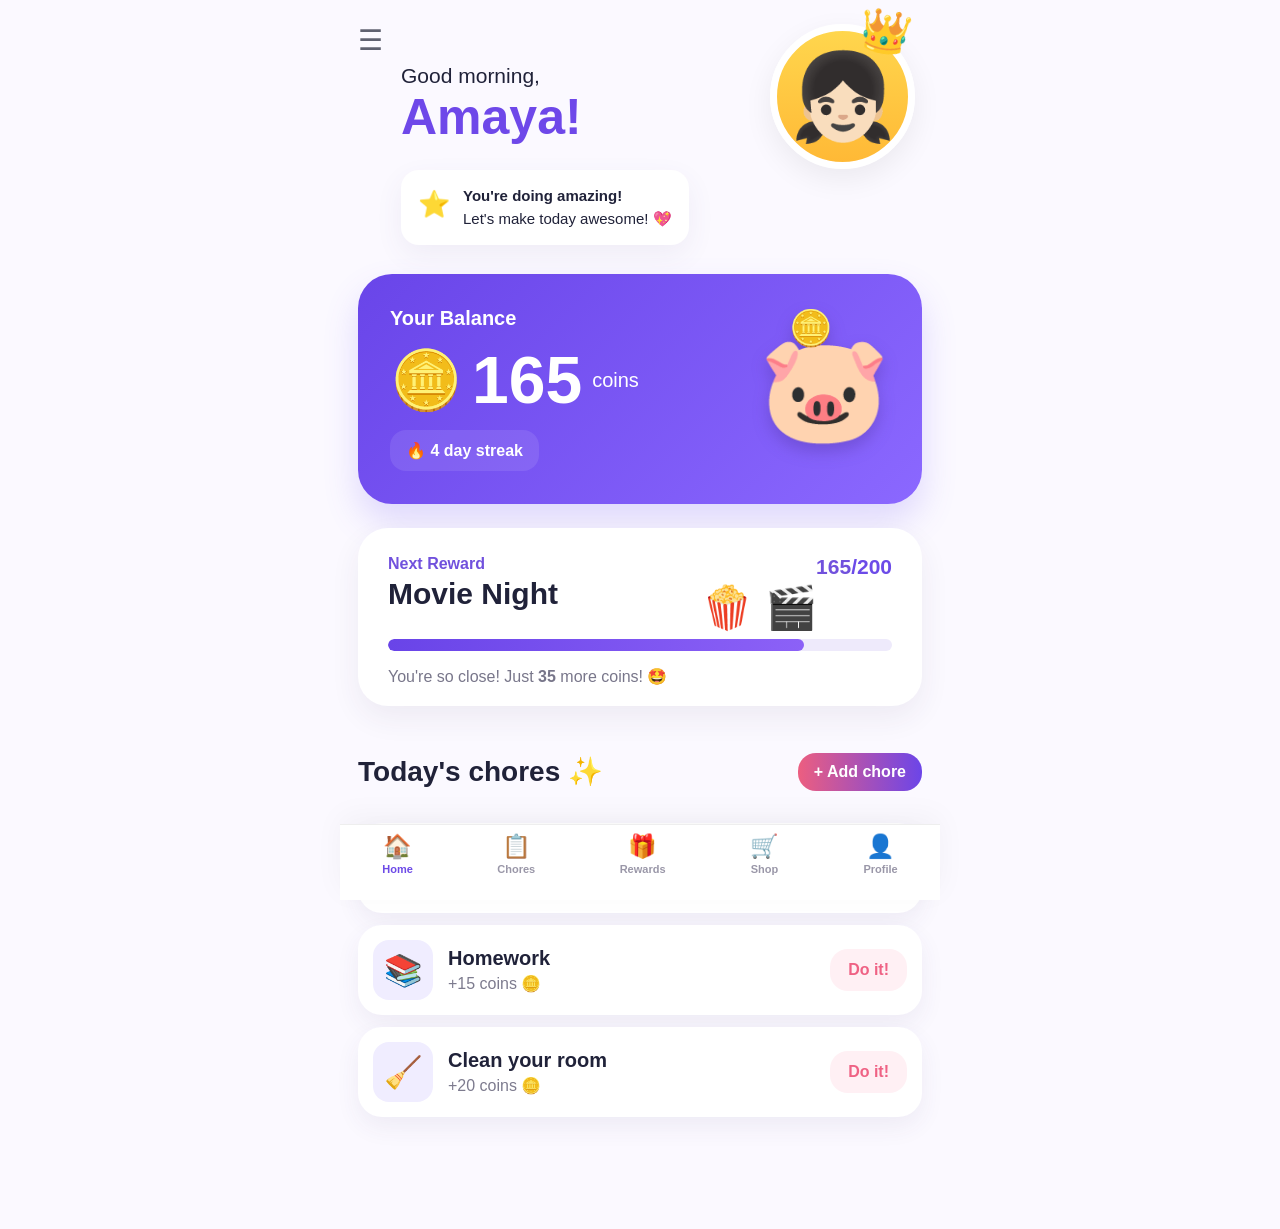
<file: index.html>
<!doctype html>
<html lang="en">
<head>
<meta charset="utf-8">
<meta name="viewport" content="width=device-width,initial-scale=1,viewport-fit=cover">
<meta name="theme-color" content="#7657f6">
<title>ChoreQuest</title>
<link rel="stylesheet" href="style.css">
</head>
<body>
<div id="toast">🎉 Great job!</div>
<main class="app">
  <header class="hero">
    <button class="menu">☰</button>
    <div class="greeting">
      <div>Good morning,</div>
      <h1>Amaya!</h1>
      <div class="cheer"><span>⭐</span><div><b>You're doing amazing!</b><br>Let's make today awesome! 💖</div></div>
    </div>
    <div class="avatar"><span class="crown">👑</span>👧🏻</div>
  </header>

  <section class="balance">
    <div>
      <div class="eyebrow">Your Balance</div>
      <div class="coins"><span>🪙</span><b id="balance">165</b><small>coins</small></div>
      <div class="streak">🔥 4 day streak</div>
    </div>
    <div class="pig">🐷<span class="coin-float">🪙</span></div>
  </section>

  <section class="reward">
    <div class="reward-head"><div><span>Next Reward</span><h2>Movie Night</h2></div><b><span id="progressNum">165</span>/200</b></div>
    <div class="movie">🍿 🎬</div>
    <div class="bar"><div id="progressBar"></div></div>
    <p>You're so close! Just <b id="remaining">35</b> more coins! 🤩</p>
  </section>

  <section class="chores">
    <div class="section-title"><h2>Today's chores ✨</h2><button id="addChore">+ Add chore</button></div>
    <div id="choreList"></div>
  </section>
</main>

<nav>
  <button class="active">🏠<span>Home</span></button>
  <button>📋<span>Chores</span></button>
  <button>🎁<span>Rewards</span></button>
  <button>🛒<span>Shop</span></button>
  <button>👤<span>Profile</span></button>
</nav>
<script src="app.js"></script>
</body>
</html>
</file>
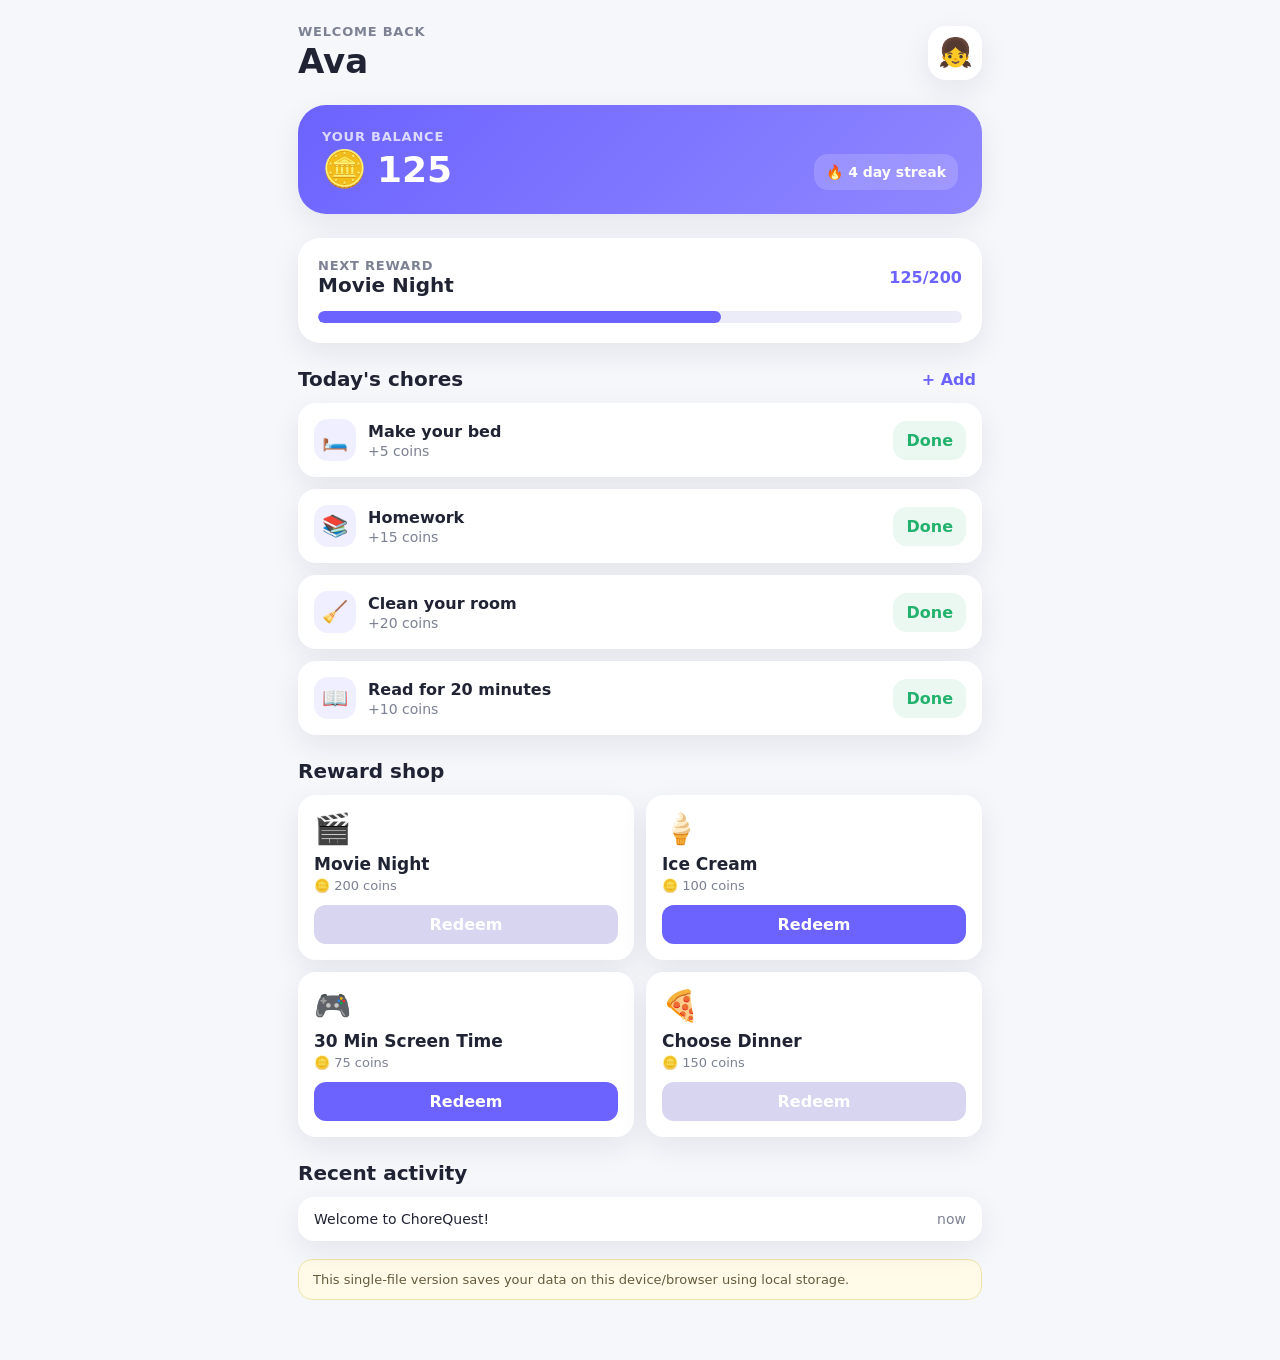
<file: ChoreQuest-Single-File.html>
<!doctype html>
<html lang="en">
<head>
<meta charset="utf-8">
<meta name="viewport" content="width=device-width,initial-scale=1,viewport-fit=cover">
<meta name="theme-color" content="#6c63ff">
<title>ChoreQuest</title>
<style>
:root{
  --bg:#f6f7fb; --card:#fff; --text:#202333; --muted:#7c8193;
  --accent:#6c63ff; --accent2:#8f87ff; --success:#23b26d; --danger:#e55353;
  --shadow:0 10px 30px rgba(24,29,58,.08); --radius:22px;
}
*{box-sizing:border-box}
body{margin:0;font-family:Inter,system-ui,-apple-system,Segoe UI,Roboto,sans-serif;background:var(--bg);color:var(--text)}
button,input{font:inherit}
button{cursor:pointer}
.app{max-width:720px;margin:0 auto;padding:24px 18px 60px}
.topbar,.section-row{display:flex;align-items:center;justify-content:space-between;gap:12px}
.topbar{margin-bottom:18px}
h1{font-size:34px;margin:2px 0 0}
h2{font-size:20px;margin:0}
.eyebrow{font-size:13px;color:var(--muted);font-weight:700;text-transform:uppercase;letter-spacing:.06em}
.eyebrow.light{color:rgba(255,255,255,.75)}
.avatar{width:54px;height:54px;border:none;border-radius:18px;background:#fff;box-shadow:var(--shadow);font-size:28px}
.balance-card{background:linear-gradient(135deg,var(--accent),var(--accent2));color:white;border-radius:28px;padding:24px;display:flex;justify-content:space-between;align-items:end;box-shadow:var(--shadow)}
.balance{display:flex;gap:10px;align-items:center;font-size:36px;margin-top:4px}
.streak{font-weight:700;background:rgba(255,255,255,.16);padding:10px 12px;border-radius:14px;font-size:14px}
.reward-progress,section{margin-top:24px}
.reward-progress{background:var(--card);padding:20px;border-radius:var(--radius);box-shadow:var(--shadow)}
.goal-cost{font-weight:800;color:var(--accent)}
.progress{height:12px;background:#ececf8;border-radius:999px;margin-top:14px;overflow:hidden}
.progress>div{height:100%;width:0;background:var(--accent);border-radius:999px;transition:width .3s ease}
.cards{display:grid;gap:12px;margin-top:12px}
.chore{background:var(--card);border-radius:18px;padding:16px;display:flex;justify-content:space-between;align-items:center;box-shadow:var(--shadow)}
.chore-left{display:flex;gap:12px;align-items:center}
.chore-icon{width:42px;height:42px;border-radius:14px;background:#f0efff;display:grid;place-items:center;font-size:21px}
.chore-title{font-weight:800}
.chore-points{color:var(--muted);font-size:14px;margin-top:2px}
.done-btn{border:none;border-radius:14px;background:#eaf8f1;color:var(--success);font-weight:800;padding:10px 13px}
.done-btn:disabled{opacity:.55;cursor:default}
.text-btn,.icon-btn{border:none;background:transparent;color:var(--accent);font-weight:800}
.reward-grid{display:grid;grid-template-columns:repeat(2,1fr);gap:12px;margin-top:12px}
.reward{background:var(--card);border-radius:18px;padding:16px;box-shadow:var(--shadow)}
.reward .emoji{font-size:30px}
.reward h3{margin:8px 0 4px;font-size:17px}
.reward p{margin:0 0 12px;color:var(--muted);font-size:13px}
.redeem{width:100%;border:none;border-radius:12px;background:var(--accent);color:#fff;padding:10px;font-weight:800}
.redeem:disabled{background:#d7d5ef}
.activity{display:grid;gap:10px;margin-top:12px}
.activity-item{background:#fff;padding:14px 16px;border-radius:16px;display:flex;justify-content:space-between;box-shadow:var(--shadow);font-size:14px}
.activity-item span:last-child{color:var(--muted)}
dialog{border:none;border-radius:22px;padding:0;width:min(92vw,460px);box-shadow:0 30px 80px rgba(0,0,0,.2)}
dialog::backdrop{background:rgba(25,26,38,.45)}
.dialog-card{padding:22px;display:grid;gap:16px}
label{display:grid;gap:7px;font-size:14px;font-weight:700}
input{border:1px solid #dedfea;border-radius:13px;padding:12px 13px;outline:none}
input:focus{border-color:var(--accent)}
.primary,.danger{border:none;border-radius:13px;padding:12px;font-weight:800}
.primary{background:var(--accent);color:#fff}
.danger{background:#fff0f0;color:var(--danger)}
.toast{position:fixed;left:50%;bottom:24px;transform:translateX(-50%) translateY(30px);background:#222638;color:white;padding:12px 16px;border-radius:14px;opacity:0;pointer-events:none;transition:.25s;z-index:50}
.toast.show{opacity:1;transform:translateX(-50%) translateY(0)}
.note{background:#fffbe8;border:1px solid #f1e3a6;padding:12px 14px;border-radius:14px;font-size:13px;margin-top:18px;color:#625c3c}
@media (max-width:420px){.reward-grid{grid-template-columns:1fr}.balance-card{align-items:start;flex-direction:column;gap:16px}}
</style>
</head>
<body>
<div class="app">
  <header class="topbar">
    <div>
      <div class="eyebrow">Welcome back</div>
      <h1 id="childName">Ava</h1>
    </div>
    <button class="avatar" id="parentBtn" aria-label="Parent controls">👧</button>
  </header>

  <section class="balance-card">
    <div>
      <div class="eyebrow light">Your balance</div>
      <div class="balance"><span>🪙</span><strong id="coinBalance">125</strong></div>
    </div>
    <div class="streak">🔥 <span id="streakCount">4</span> day streak</div>
  </section>

  <section class="reward-progress">
    <div class="section-row">
      <div>
        <div class="eyebrow">Next reward</div>
        <h2 id="goalName">Movie Night</h2>
      </div>
      <div class="goal-cost"><span id="goalCurrent">125</span>/<span id="goalTarget">200</span></div>
    </div>
    <div class="progress"><div id="progressBar"></div></div>
  </section>

  <section>
    <div class="section-row">
      <h2>Today's chores</h2>
      <button class="text-btn" id="addChoreBtn">+ Add</button>
    </div>
    <div id="choresList" class="cards"></div>
  </section>

  <section>
    <div class="section-row"><h2>Reward shop</h2></div>
    <div id="rewardsList" class="reward-grid"></div>
  </section>

  <section>
    <div class="section-row"><h2>Recent activity</h2></div>
    <div id="activityList" class="activity"></div>
  </section>

  <div class="note">This single-file version saves your data on this device/browser using local storage.</div>
</div>

<dialog id="parentDialog">
  <form method="dialog" class="dialog-card">
    <div class="section-row">
      <h2>Parent controls</h2>
      <button class="icon-btn" value="cancel">✕</button>
    </div>
    <label>Child name<input id="nameInput"></label>
    <label>Parent PIN<input id="pinInput" inputmode="numeric" maxlength="4"></label>
    <button id="saveParentBtn" class="primary" value="default">Save</button>
    <button id="resetBtn" class="danger" type="button">Reset app data</button>
  </form>
</dialog>

<dialog id="addChoreDialog">
  <form method="dialog" class="dialog-card">
    <div class="section-row">
      <h2>Add chore</h2>
      <button class="icon-btn" value="cancel">✕</button>
    </div>
    <label>Chore name<input id="choreTitleInput" placeholder="e.g. Read 20 minutes"></label>
    <label>Coins<input id="chorePointsInput" type="number" min="1" max="100" value="10"></label>
    <button id="saveChoreBtn" class="primary" value="default">Add chore</button>
  </form>
</dialog>

<div id="toast" class="toast"></div>

<script>
const defaultState = {
  childName: "Ava",
  pin: "1234",
  coins: 125,
  streak: 4,
  chores: [
    {id:1,title:"Make your bed",points:5,icon:"🛏️",done:false},
    {id:2,title:"Homework",points:15,icon:"📚",done:false},
    {id:3,title:"Clean your room",points:20,icon:"🧹",done:false},
    {id:4,title:"Read for 20 minutes",points:10,icon:"📖",done:false}
  ],
  rewards: [
    {id:1,title:"Movie Night",cost:200,emoji:"🎬"},
    {id:2,title:"Ice Cream",cost:100,emoji:"🍦"},
    {id:3,title:"30 Min Screen Time",cost:75,emoji:"🎮"},
    {id:4,title:"Choose Dinner",cost:150,emoji:"🍕"}
  ],
  activity: ["Welcome to ChoreQuest!"]
};

let state = JSON.parse(localStorage.getItem("chorequest-single-state") || "null") || defaultState;
const $ = s => document.querySelector(s);

function save(){
  localStorage.setItem("chorequest-single-state", JSON.stringify(state));
  render();
}
function toast(msg){
  const t=$("#toast");
  t.textContent=msg;
  t.classList.add("show");
  setTimeout(()=>t.classList.remove("show"),1700);
}
function esc(s){
  return String(s).replace(/[&<>"']/g,m=>({"&":"&amp;","<":"&lt;",">":"&gt;","\"":"&quot;","'":"&#039;"}[m]));
}
function render(){
  $("#childName").textContent=state.childName;
  $("#coinBalance").textContent=state.coins;
  $("#streakCount").textContent=state.streak;

  const goal=state.rewards[0];
  $("#goalName").textContent=goal.title;
  $("#goalCurrent").textContent=Math.min(state.coins,goal.cost);
  $("#goalTarget").textContent=goal.cost;
  $("#progressBar").style.width=Math.min(100,state.coins/goal.cost*100)+"%";

  $("#choresList").innerHTML=state.chores.map(c=>`
    <div class="chore">
      <div class="chore-left">
        <div class="chore-icon">${c.icon || "✅"}</div>
        <div>
          <div class="chore-title">${esc(c.title)}</div>
          <div class="chore-points">+${c.points} coins</div>
        </div>
      </div>
      <button class="done-btn" data-chore="${c.id}" ${c.done?"disabled":""}>${c.done?"Done ✓":"Done"}</button>
    </div>`).join("");

  $("#rewardsList").innerHTML=state.rewards.map(r=>`
    <div class="reward">
      <div class="emoji">${r.emoji}</div>
      <h3>${esc(r.title)}</h3>
      <p>🪙 ${r.cost} coins</p>
      <button class="redeem" data-reward="${r.id}" ${state.coins<r.cost?"disabled":""}>Redeem</button>
    </div>`).join("");

  $("#activityList").innerHTML=(state.activity||[]).slice(0,6).map(a=>`
    <div class="activity-item"><span>${esc(a)}</span><span>now</span></div>`).join("");
}

document.addEventListener("click",e=>{
  const choreBtn=e.target.closest("[data-chore]");
  if(choreBtn){
    const id=Number(choreBtn.dataset.chore);
    const c=state.chores.find(x=>x.id===id);
    if(c && !c.done){
      c.done=true;
      state.coins+=c.points;
      state.activity.unshift(`Completed "${c.title}" (+${c.points})`);
      save();
      toast(`Great job! +${c.points} coins 🎉`);
    }
  }

  const rewardBtn=e.target.closest("[data-reward]");
  if(rewardBtn){
    const id=Number(rewardBtn.dataset.reward);
    const r=state.rewards.find(x=>x.id===id);
    if(r && state.coins>=r.cost){
      state.coins-=r.cost;
      state.activity.unshift(`Redeemed "${r.title}" (-${r.cost})`);
      save();
      toast(`${r.title} redeemed! 🎁`);
    }
  }
});

$("#parentBtn").onclick=()=>{
  $("#nameInput").value=state.childName;
  $("#pinInput").value=state.pin;
  $("#parentDialog").showModal();
};
$("#saveParentBtn").onclick=(e)=>{
  e.preventDefault();
  const name=$("#nameInput").value.trim();
  const pin=$("#pinInput").value.trim();
  if(name) state.childName=name;
  if(/^\d{4}$/.test(pin)) state.pin=pin;
  save();
  $("#parentDialog").close();
  toast("Parent settings saved");
};
$("#resetBtn").onclick=()=>{
  if(confirm("Reset all ChoreQuest data?")){
    state=JSON.parse(JSON.stringify(defaultState));
    save();
    $("#parentDialog").close();
    toast("App reset");
  }
};
$("#addChoreBtn").onclick=()=>$("#addChoreDialog").showModal();
$("#saveChoreBtn").onclick=(e)=>{
  e.preventDefault();
  const title=$("#choreTitleInput").value.trim();
  const points=Math.max(1,Number($("#chorePointsInput").value)||10);
  if(!title){toast("Enter a chore name");return;}
  state.chores.push({id:Date.now(),title,points,icon:"⭐",done:false});
  state.activity.unshift(`Added chore "${title}"`);
  $("#choreTitleInput").value="";
  save();
  $("#addChoreDialog").close();
  toast("Chore added");
};

render();
</script>
</body>
</html>
</file>
<file: style.css>
*{box-sizing:border-box}body{margin:0;font-family:Inter,Arial,sans-serif;background:#fbf9ff;color:#202239}.app{max-width:600px;margin:auto;padding:24px 18px 100px}.hero{position:relative;min-height:250px;display:flex;align-items:flex-start}.menu{border:0;background:none;font-size:28px;color:#5f6170;padding:0}.greeting{padding:40px 0 0 18px;font-size:21px}.greeting h1{font-size:50px;margin:0;color:#6e48e9}.cheer{display:flex;gap:13px;background:#fff;padding:14px 17px;border-radius:18px;margin-top:24px;font-size:15px;line-height:1.55;box-shadow:0 10px 28px #574d7d12}.cheer span{font-size:26px}.avatar{position:absolute;right:7px;top:0;width:145px;height:145px;border-radius:50%;background:linear-gradient(#ffd64d,#ffb936);display:flex;align-items:center;justify-content:center;font-size:85px;border:7px solid white;box-shadow:0 10px 30px #0001}.crown{position:absolute;right:-3px;top:-24px;font-size:42px;transform:rotate(10deg)}.balance{min-height:230px;border-radius:34px;padding:32px;color:white;background:linear-gradient(135deg,#6945e9,#8b68ff);display:flex;justify-content:space-between;align-items:center;box-shadow:0 18px 35px #7053f133}.eyebrow{text-transform:none;font-weight:700;font-size:20px}.coins{display:flex;align-items:center;gap:10px;margin:12px 0}.coins span{font-size:58px}.coins b{font-size:66px}.coins small{font-size:20px}.streak{display:inline-block;background:#ffffff18;border-radius:16px;padding:11px 16px;font-weight:700}.pig{position:relative;font-size:105px;filter:drop-shadow(0 8px 8px #3b237d44)}.coin-float{position:absolute;font-size:35px;top:-20px;left:30px}.reward{position:relative;background:#fff;border-radius:30px;padding:27px 30px 20px;margin-top:24px;box-shadow:0 12px 30px #36305912;overflow:hidden}.reward-head{display:flex;justify-content:space-between}.reward-head span{color:#7151dd;font-weight:700}.reward h2{font-size:30px;margin:4px 0}.reward-head>b{color:#6c4be8;font-size:21px}.movie{position:absolute;right:105px;top:55px;font-size:42px}.bar{height:12px;background:#eeeafb;border-radius:20px;margin-top:24px;overflow:hidden}.bar div{height:100%;width:82.5%;background:linear-gradient(90deg,#6944e8,#8c61f7);border-radius:20px}.reward p{color:#78768a;margin-bottom:0}.section-title{display:flex;align-items:center;justify-content:space-between;margin-top:26px}.section-title h2{font-size:28px}.section-title button{border:0;color:white;background:linear-gradient(90deg,#ec5e80,#6c45e8);border-radius:18px;padding:10px 16px;font-weight:800;font-size:16px}.chore{display:flex;align-items:center;background:white;border-radius:24px;padding:15px;margin:12px 0;box-shadow:0 10px 25px #443c6b12}.icon{width:60px;height:60px;border-radius:16px;background:#f0edff;display:grid;place-items:center;font-size:31px;margin-right:15px}.chore-info{flex:1}.chore-info b{font-size:20px}.chore-info div{color:#7d7b8e;margin-top:4px}.done{border:0;border-radius:18px;padding:12px 18px;font-weight:800;font-size:16px;background:#e9fbf2;color:#48bd7b}.done.pending{background:#fff0f4;color:#ef6284}nav{position:fixed;bottom:0;left:0;right:0;max-width:600px;margin:auto;height:76px;background:#fff;display:flex;justify-content:space-around;border-top:1px solid #eee;box-shadow:0 -8px 30px #0000000a}nav button{border:0;background:none;color:#9a97a8;font-size:23px;padding:8px 5px;display:flex;flex-direction:column;align-items:center;gap:3px}nav button span{font-size:11px;font-weight:700}nav .active{color:#6d4ae7}#toast{display:none;position:fixed;z-index:5;top:20px;left:50%;transform:translateX(-50%);background:#25233a;color:#fff;padding:12px 20px;border-radius:20px}@media(max-width:470px){.app{padding:18px 14px 95px}.hero{min-height:235px}.avatar{width:125px;height:125px;font-size:72px}.greeting{padding-left:8px}.greeting h1{font-size:44px}.cheer{max-width:285px}.balance{padding:25px}.coins b{font-size:55px}.pig{font-size:85px}.movie{right:80px}}
</file>
